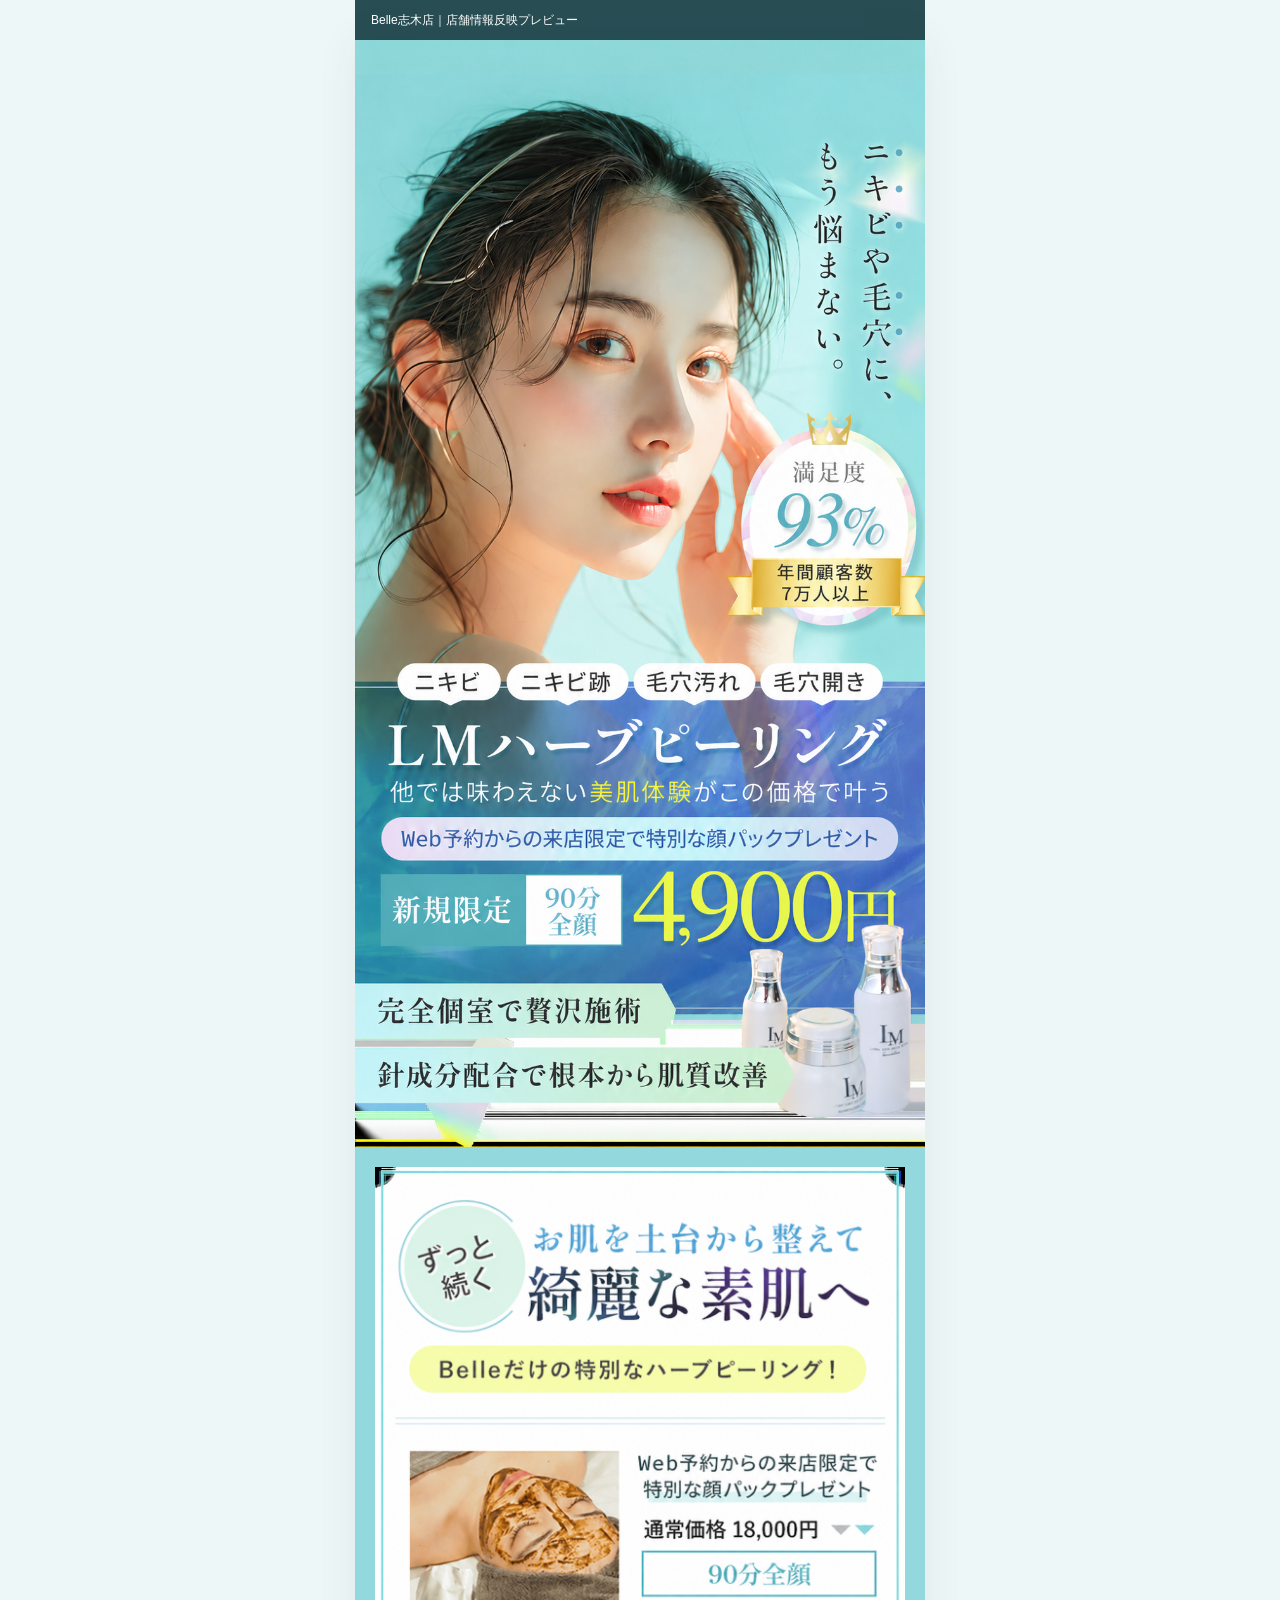
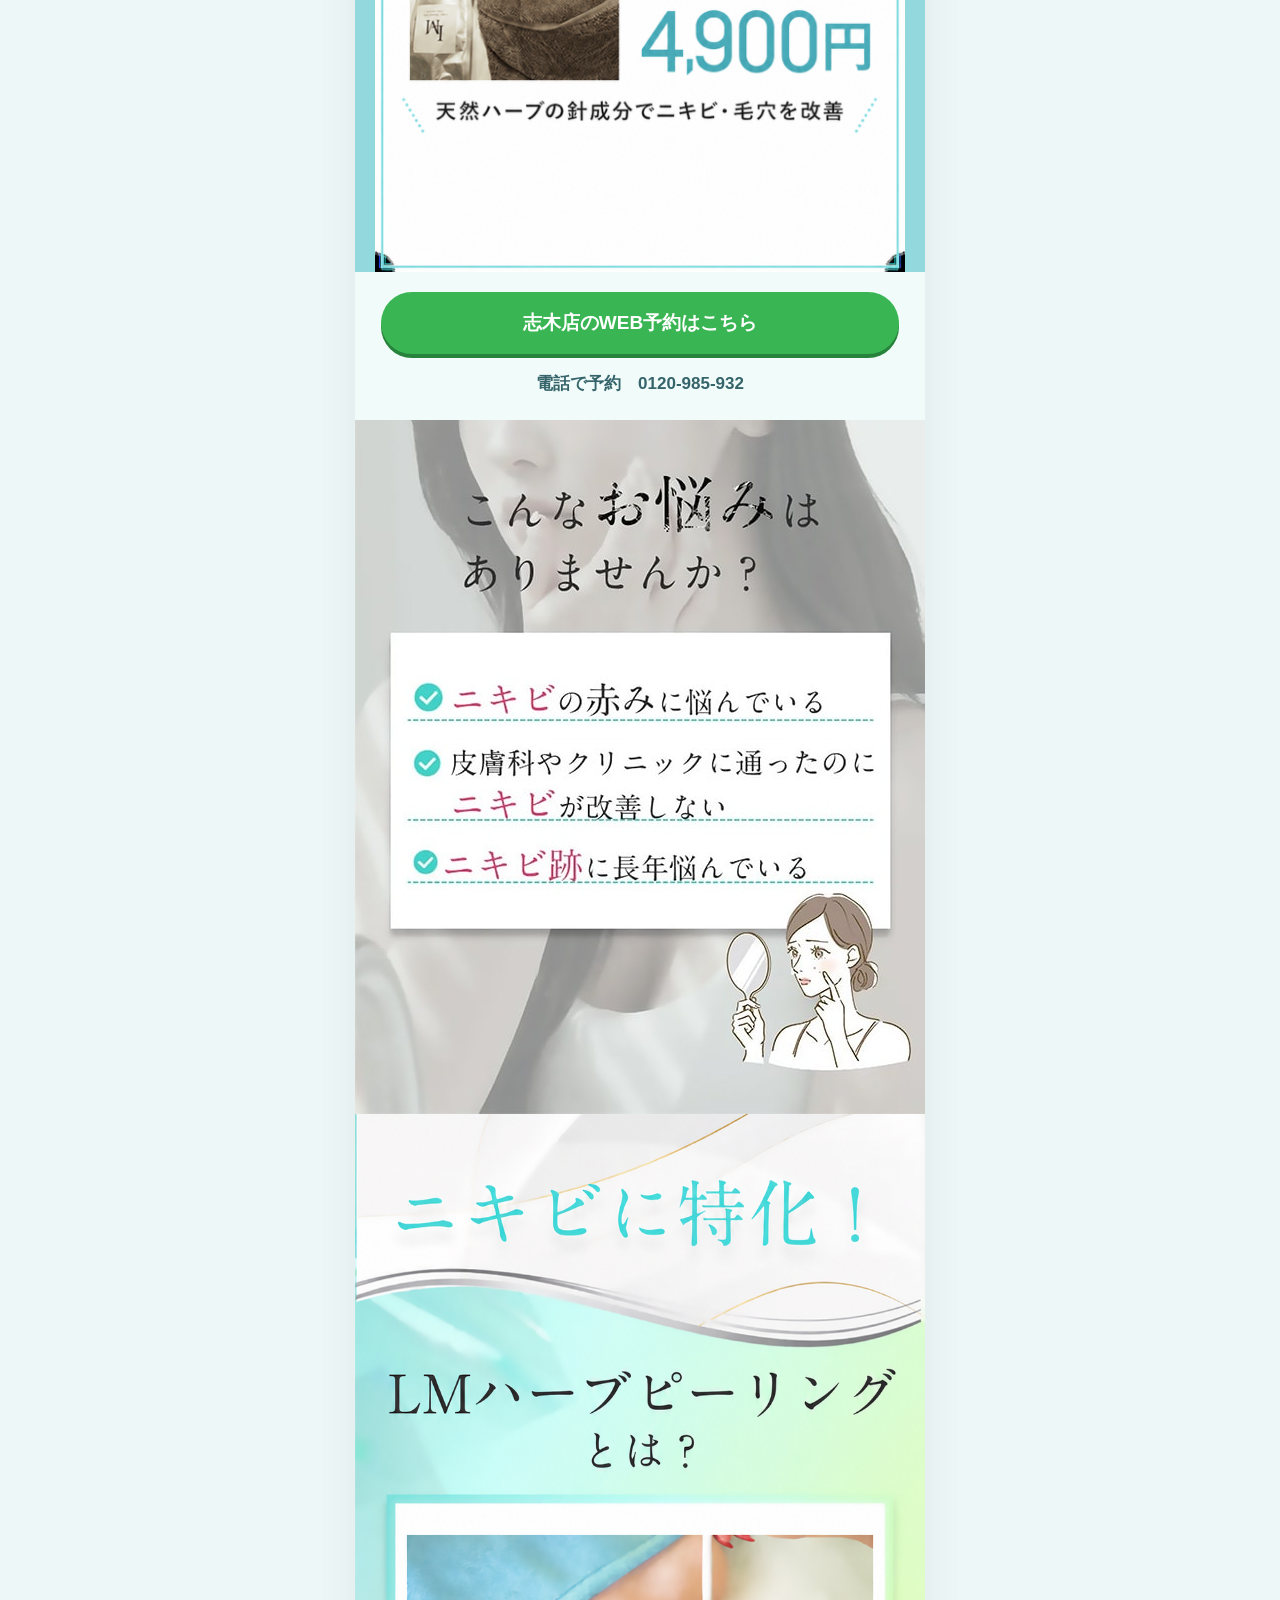
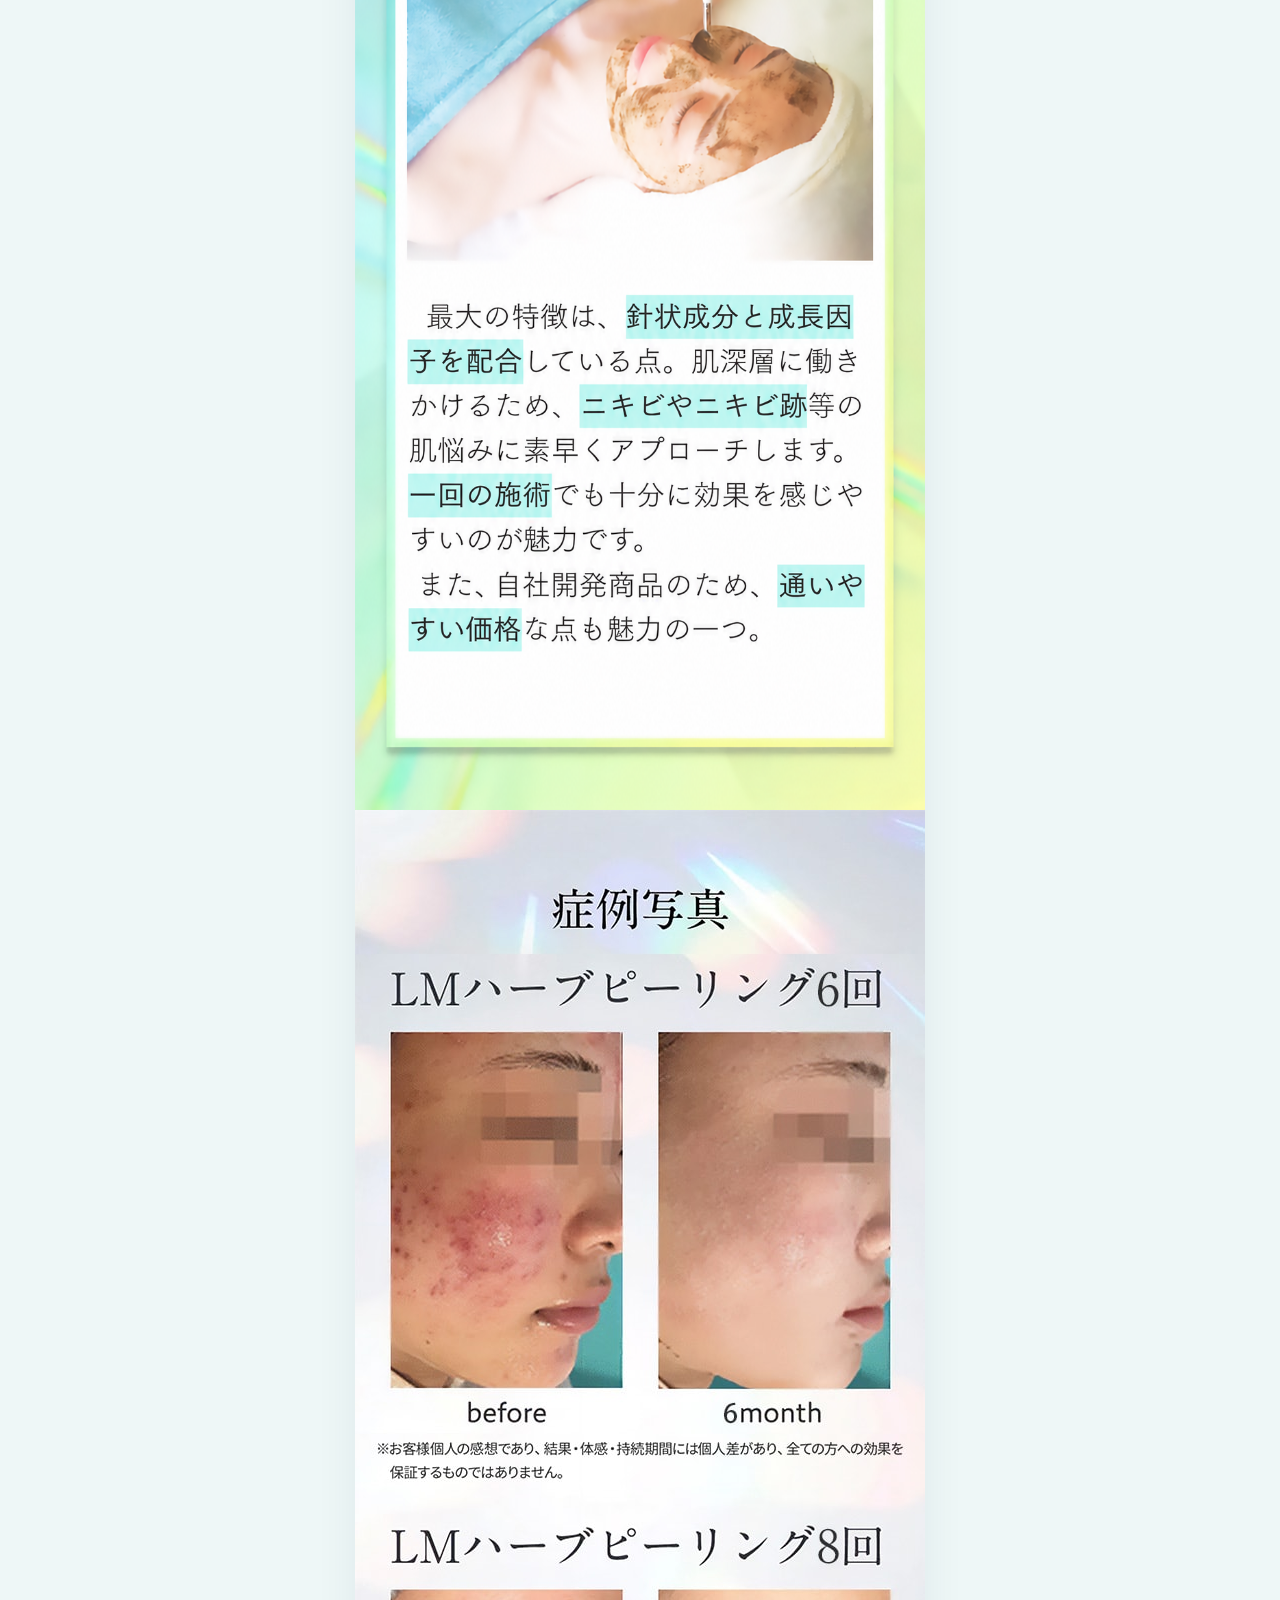
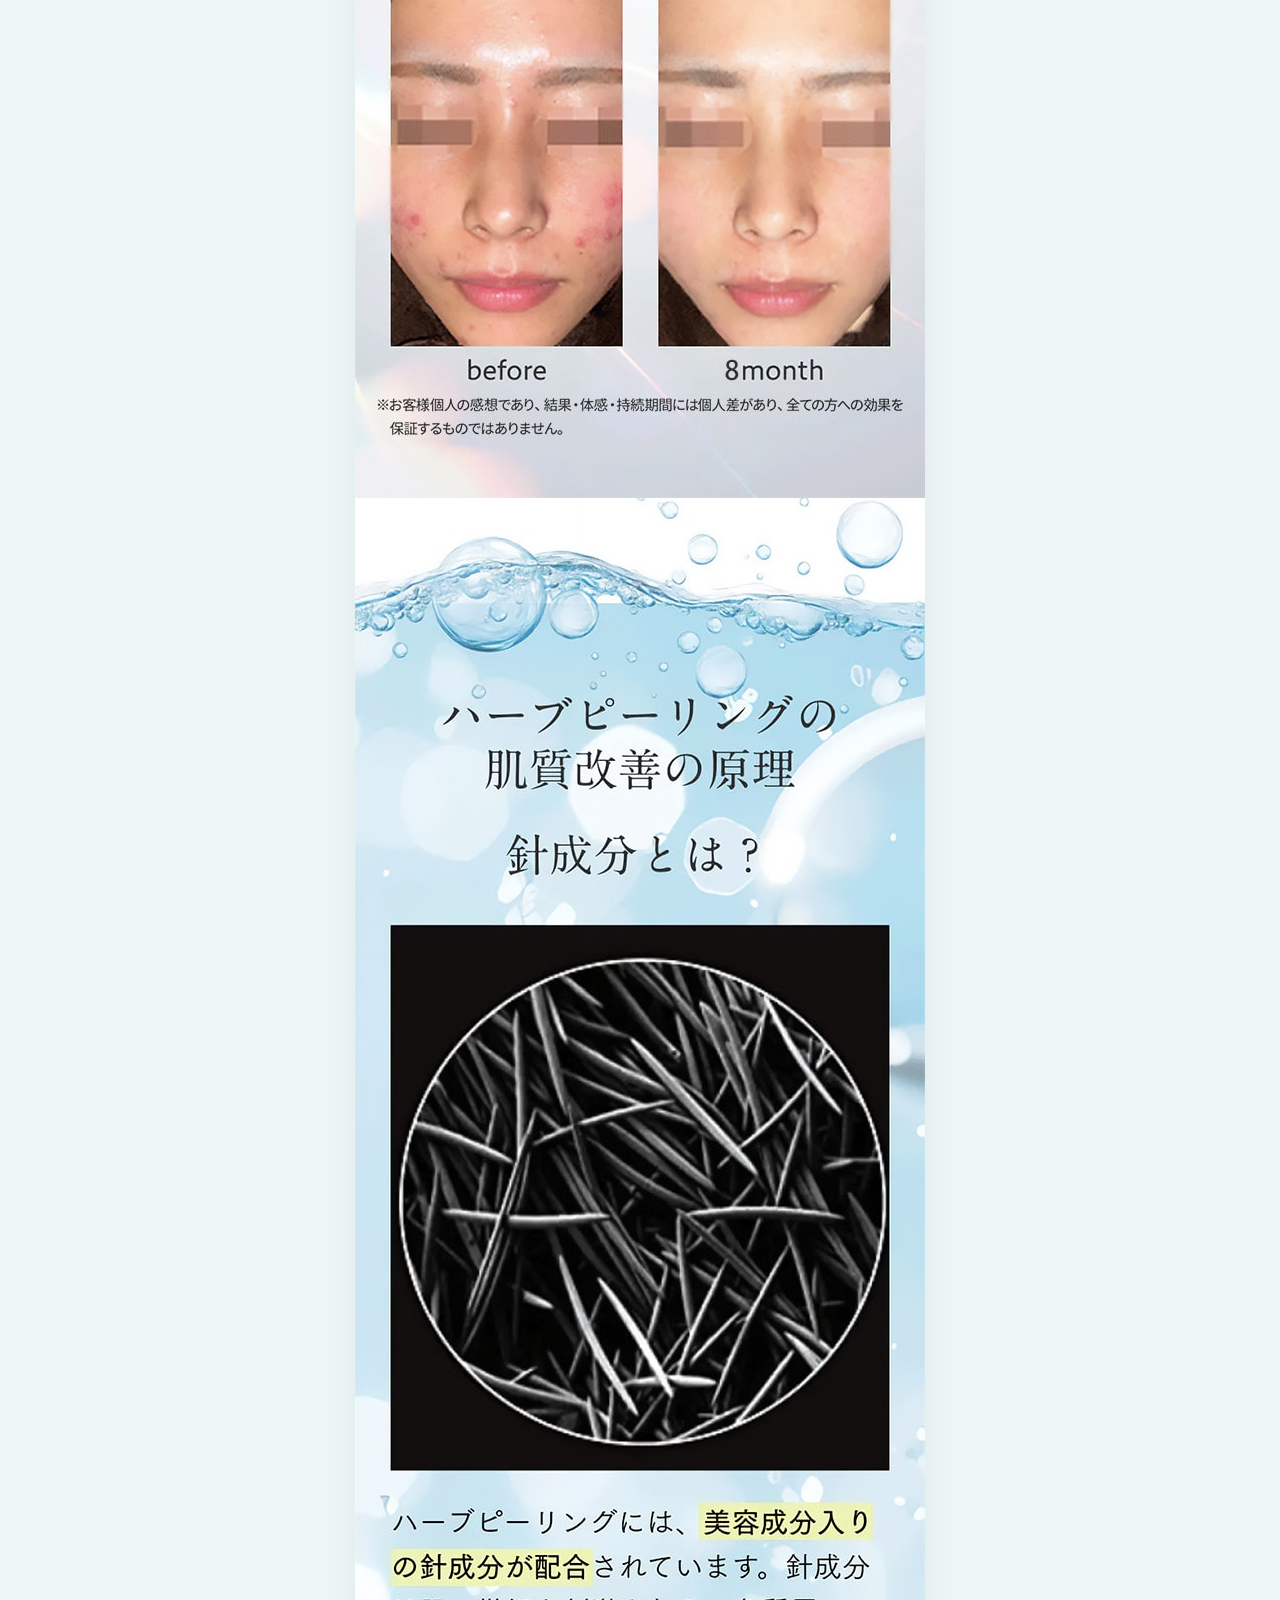
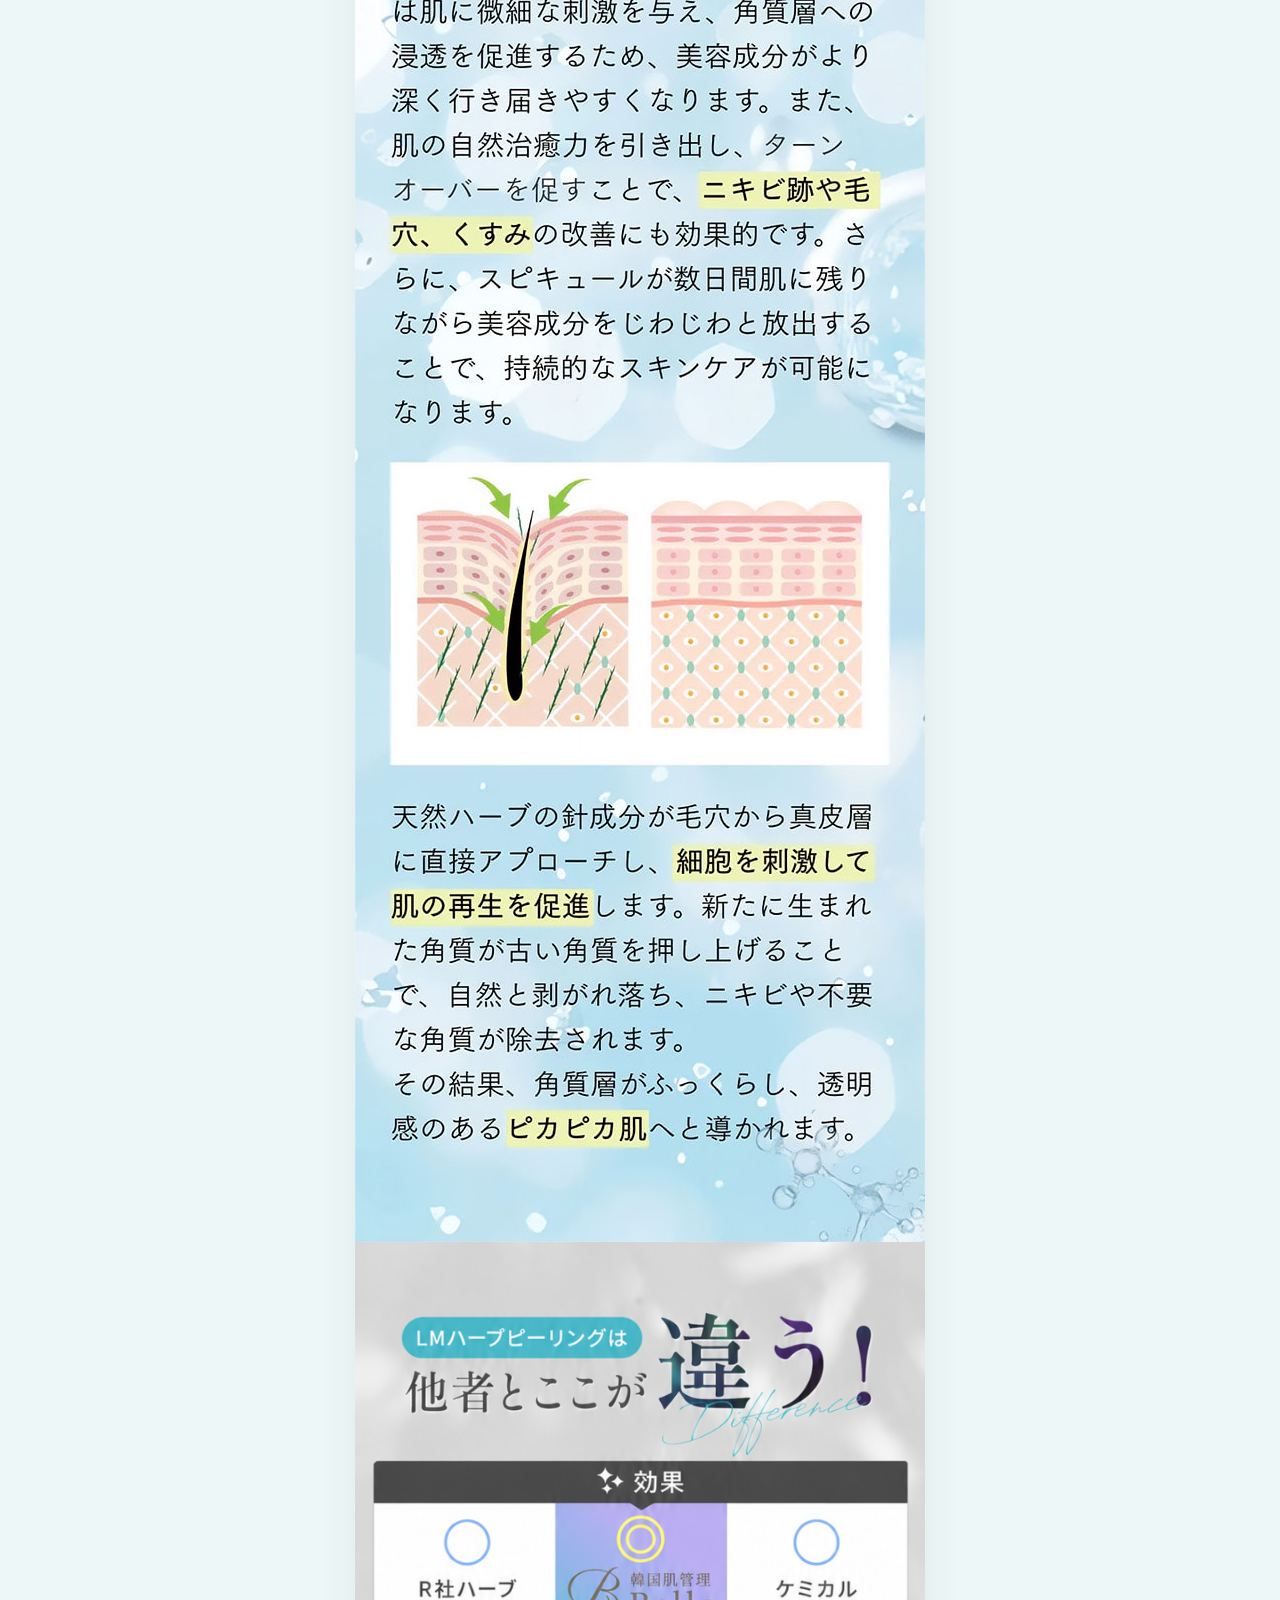
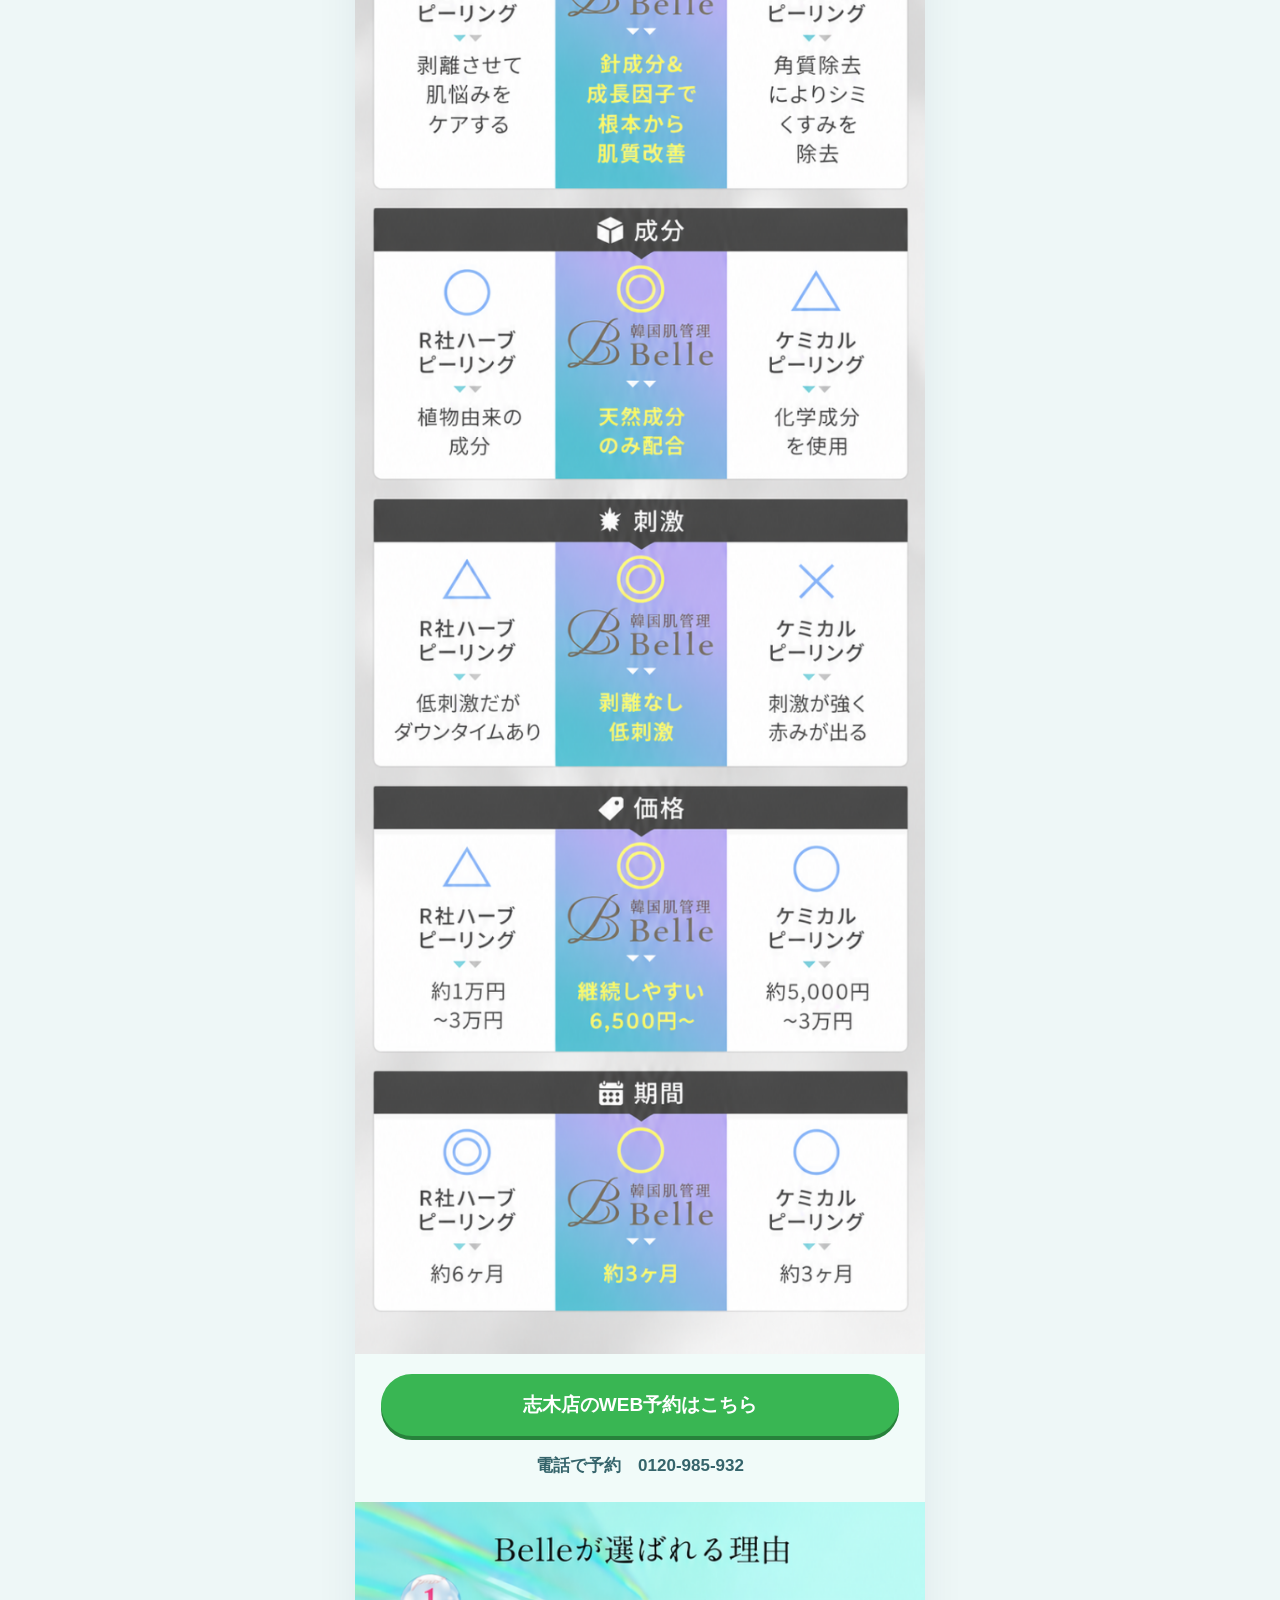
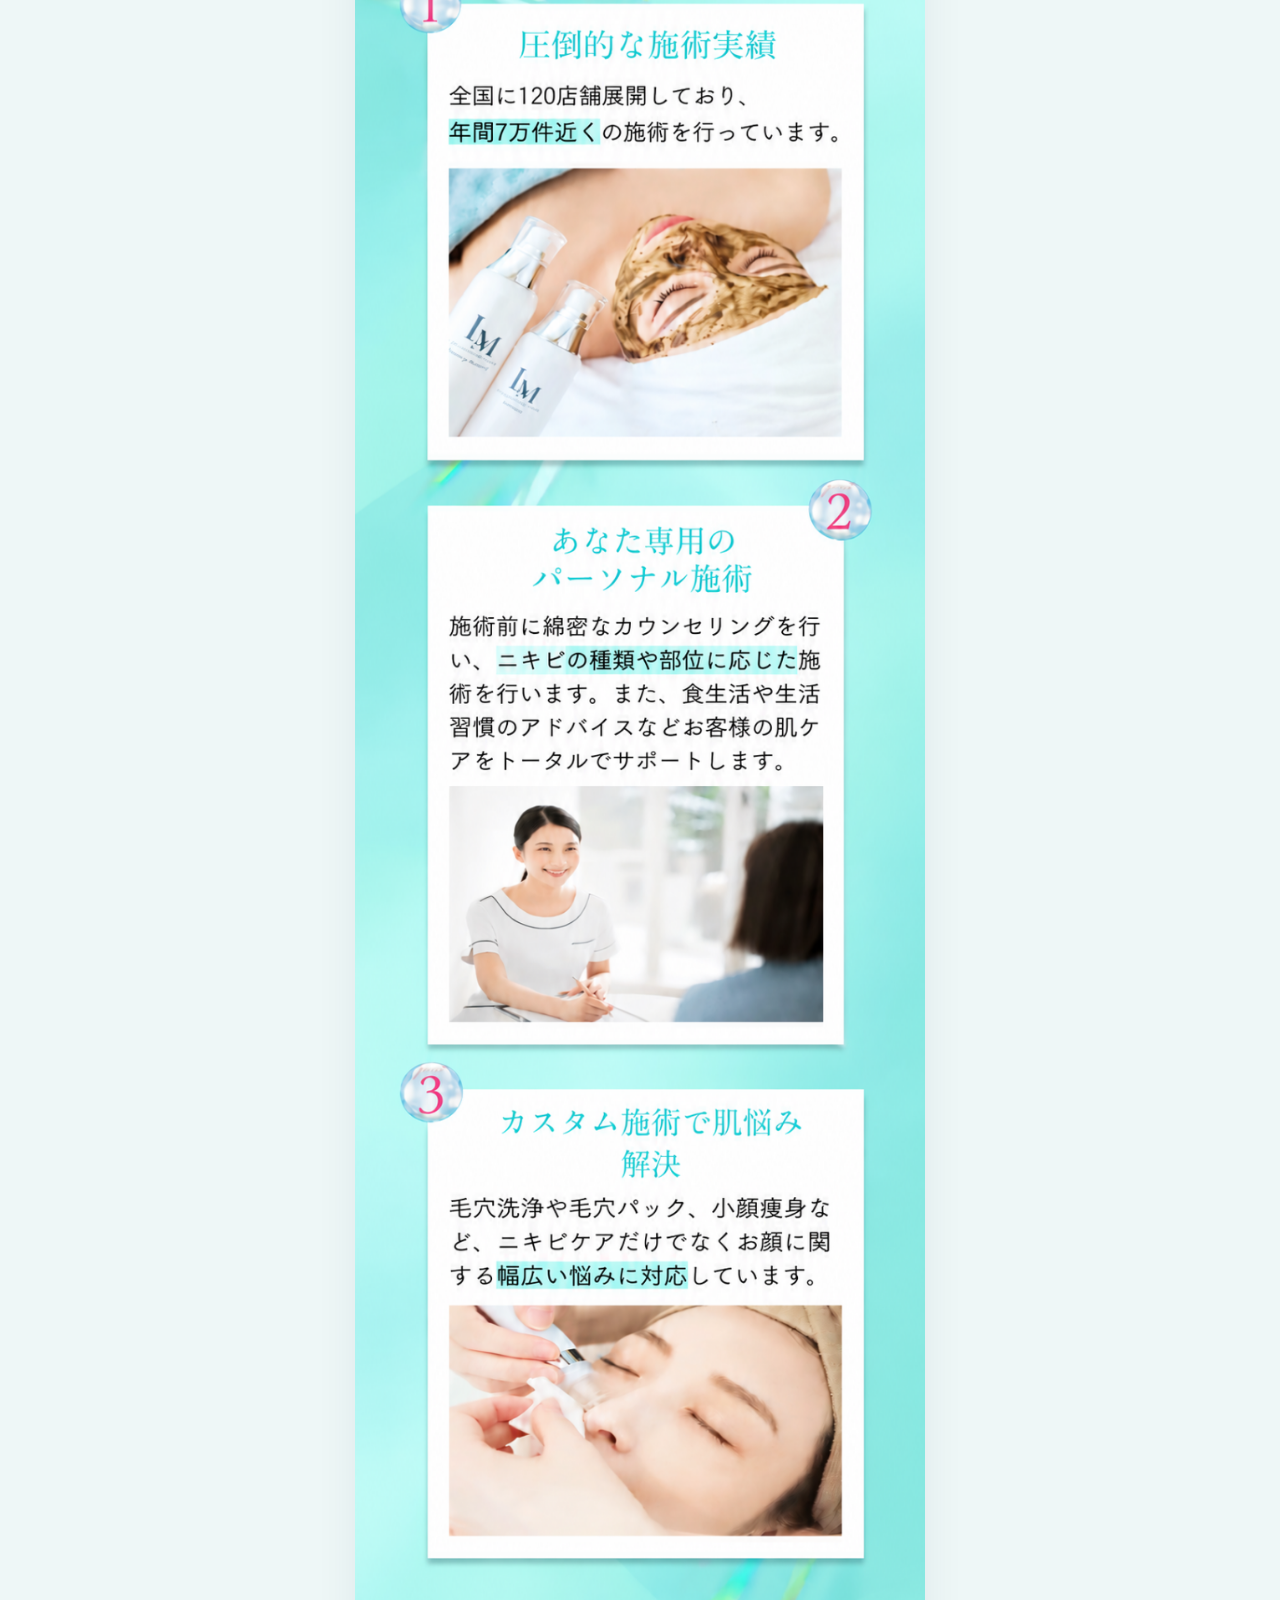
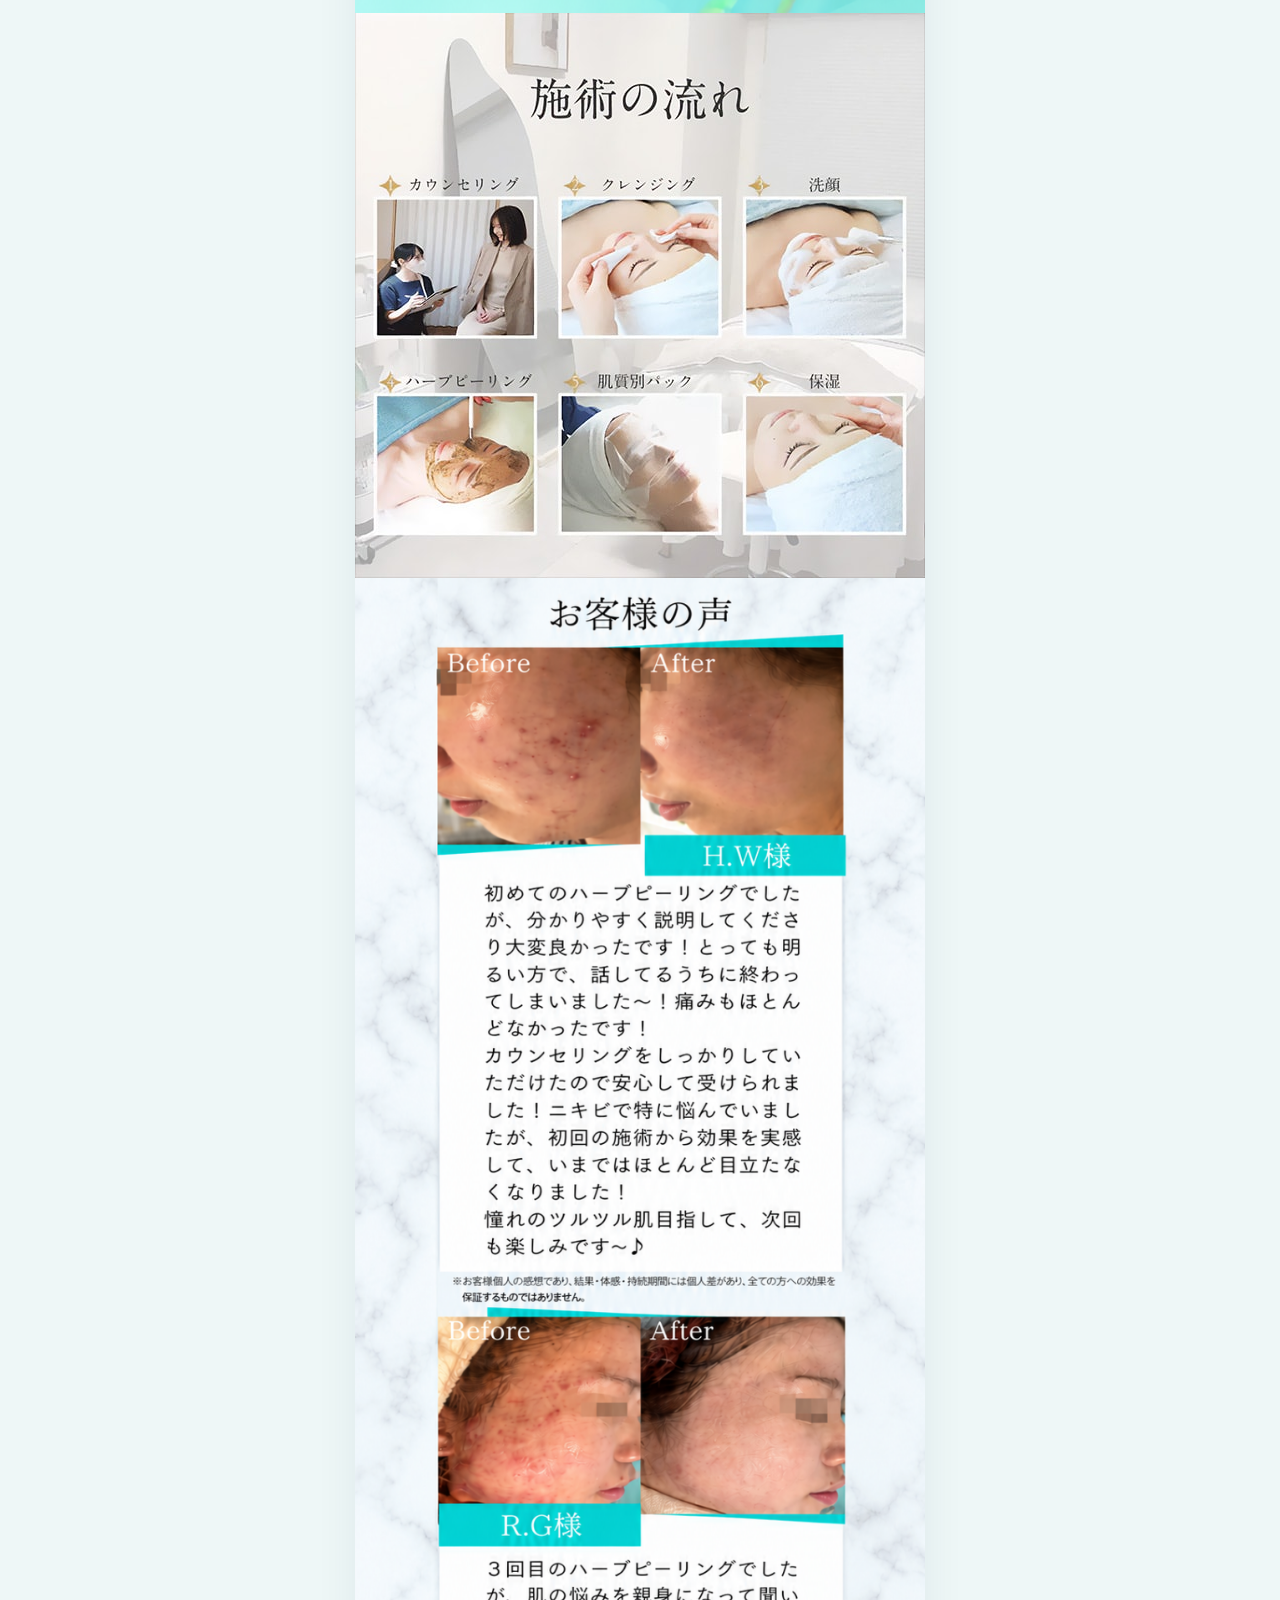
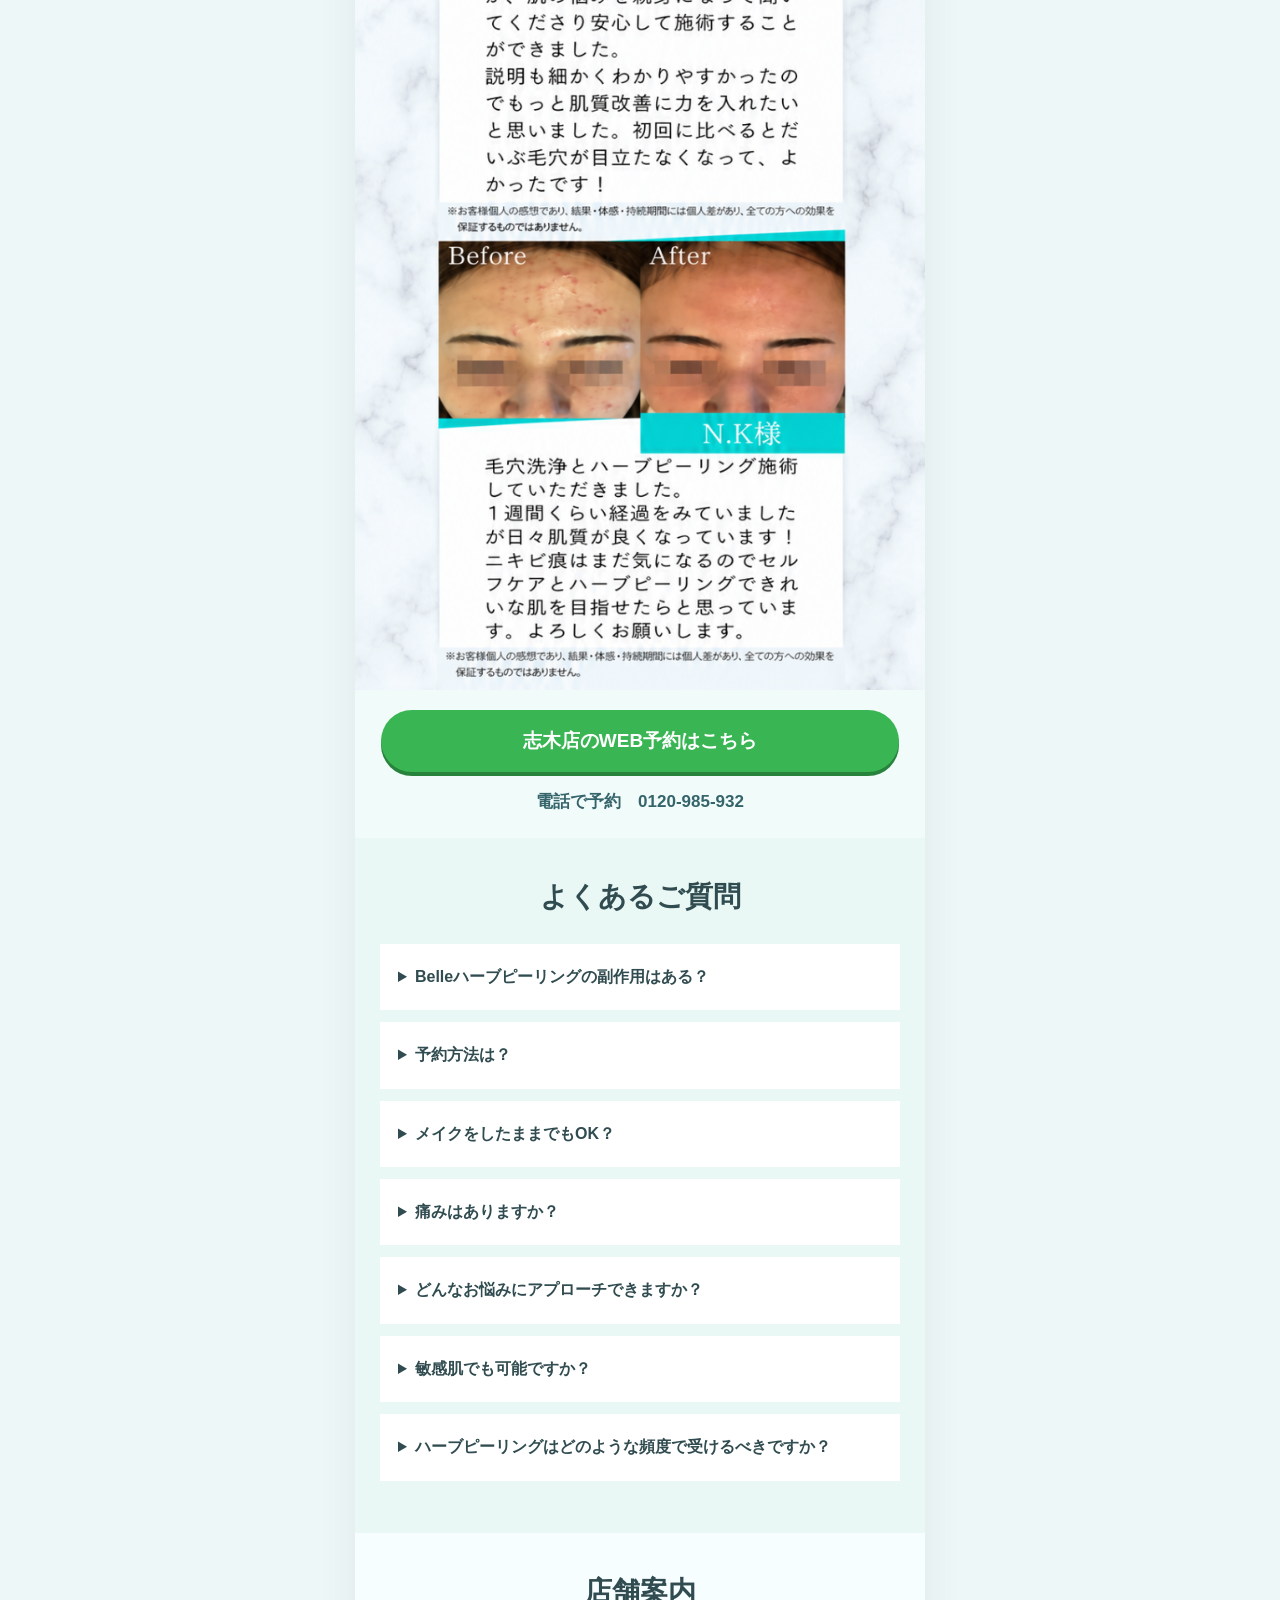
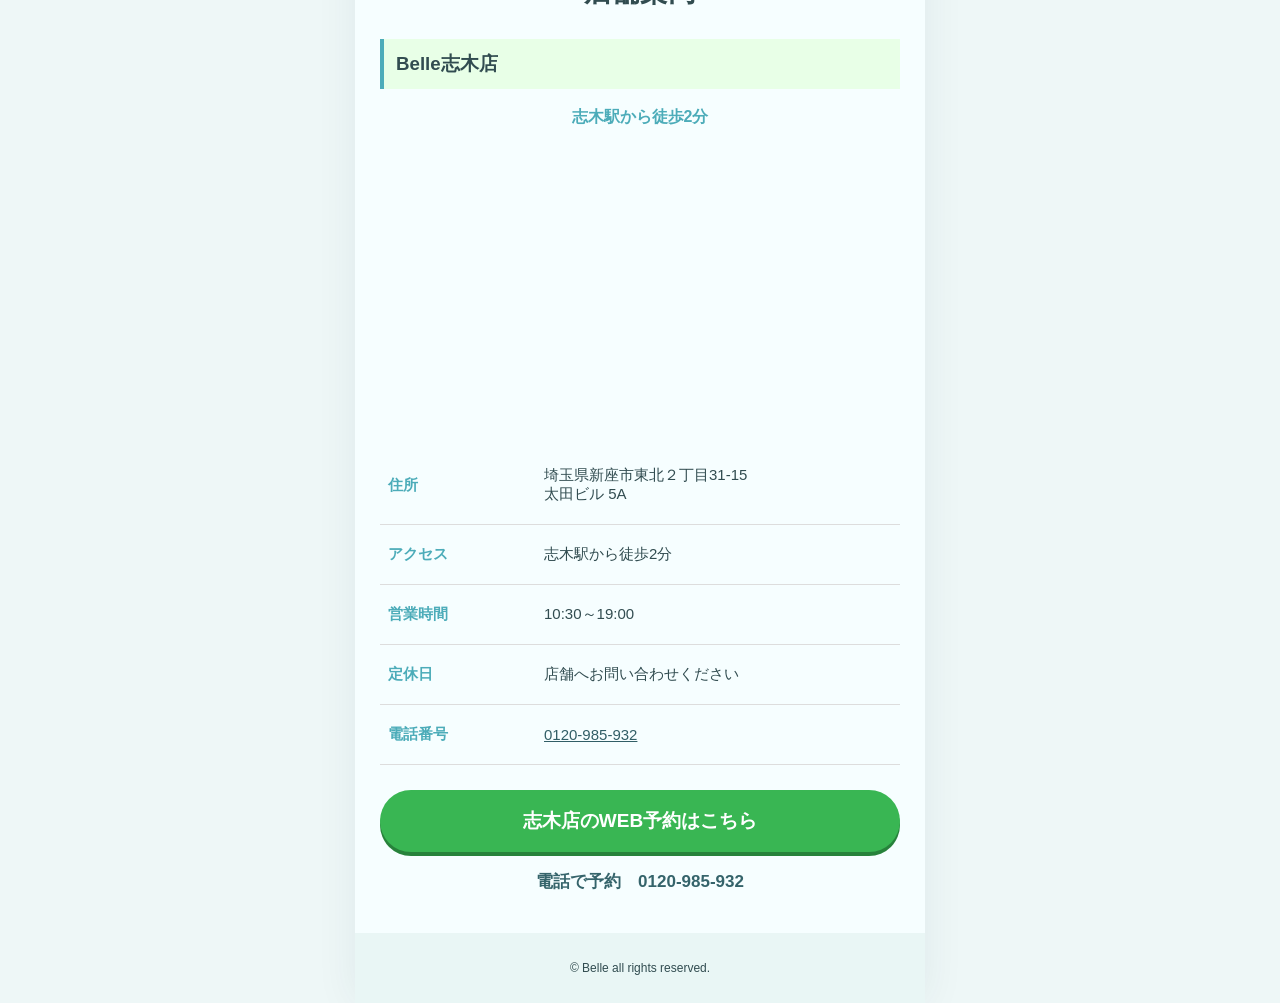
<file: index.html>
<!doctype html>
<html lang="ja">
<head>
<meta charset="UTF-8">
<meta name="viewport" content="width=device-width,initial-scale=1">
<title>Belle｜ハーブピーリング</title>
<link rel="stylesheet" href="./assets/css/style.css">
<script src="./assets/js/store-utils.js" defer></script>
<script src="./assets/js/site.js" defer>
</script>
</head>
<body>
<div class="preview" data-field="preview" hidden>
</div>
<p id="status" class="status" role="status">店舗情報を読み込んでいます。</p>
<noscript>
<p class="status">店舗情報を表示するには、ブラウザのJavaScriptを有効にしてください。</p>
</noscript>
<main hidden>
<img src="assets/images/01-hero.png" alt="Belle メインビジュアル" loading="eager">
<div class="offer">
<img src="assets/images/02-offer.png" alt="全顔90分 4,900円" loading="eager">
</div>
<div class="cta">
<a class="button" data-booking target="_blank" rel="noopener noreferrer">WEB予約はこちら</a>
<a class="phone" data-phone>
</a>
</div>
<img src="assets/images/03-concerns.jpg" alt="こんなお悩みはありませんか" loading="lazy">
<img src="assets/images/04-about-peeling.png" alt="ハーブピーリングとは" loading="lazy">
<img src="assets/images/05-cases.jpg" alt="症例写真" loading="lazy">
<img src="assets/images/06-needle.jpg" alt="針成分の説明" loading="lazy">
<img src="assets/images/07-comparison.png" alt="比較表" loading="lazy">
<div class="cta">
<a class="button" data-booking target="_blank" rel="noopener noreferrer">WEB予約はこちら</a>
<a class="phone" data-phone>
</a>
</div>
<img src="assets/images/08-reasons.png" alt="Belleが選ばれる理由" loading="lazy">
<img src="assets/images/09-flow.jpg" alt="施術の流れ" loading="lazy">
<img src="assets/images/10-reviews.png" alt="お客様の声" loading="lazy">
<div class="cta">
<a class="button" data-booking target="_blank" rel="noopener noreferrer">WEB予約はこちら</a>
<a class="phone" data-phone>
</a>
</div>
<section class="faq">
<h2>よくあるご質問</h2>
<details>
<summary>Belleハーブピーリングの副作用はある？</summary>
<p>個人差はありますが、副作用としての赤み等は発現しにくいです。</p>
</details>
<details>
<summary>予約方法は？</summary>
<p>画面下部の予約ボタンのURL先より承ります。</p>
</details>
<details>
<summary>メイクをしたままでもOK？</summary>
<p>施術工程にクレンジング&洗顔があるため問題ございません。<br>また、施術後には化粧台にてメイク直しも可能です。</p>
</details>
<details>
<summary>痛みはありますか？</summary>
<p>微細な天然由来成分の針状成分を毛穴から入れ込み角質層まで浸透させるのでチクチクと感じる方もいらっしゃいます。</p>
</details>
<details>
<summary>どんなお悩みにアプローチできますか？</summary>
<p>ハリ不足、古い角質や汚れによるくすみ、毛穴の目立ち、乾燥、角質によるごわつき、オイリー肌など、あらゆる肌トラブルを改善へ導き、ニキビや肌荒れの予防など整肌効果も期待できます。</p>
</details>
<details>
<summary>敏感肌でも可能ですか？</summary>
<p>敏感肌やお肌への刺激が心配な方でもお肌の状態に合わせて調整して施術いたします。</p>
</details>
<details>
<summary>ハーブピーリングはどのような頻度で受けるべきですか？</summary>
<p>通常は1ヶ月に1回のペースで受けることが推奨しております。</p>
</details>
</section>
<section id="salon">
<h2>店舗案内</h2>
<h3 data-field="name">
</h3>
<p class="access" data-field="access">
</p>
<iframe class="map" data-map width="400" height="300" allowfullscreen loading="lazy" referrerpolicy="strict-origin-when-cross-origin">
</iframe>
<table>
<tr>
<th scope="row">住所</th>
<td data-address>
</td>
</tr>
<tr>
<th scope="row">アクセス</th>
<td data-field="access">
</td>
</tr>
<tr>
<th scope="row">営業時間</th>
<td data-field="hours">
</td>
</tr>
<tr>
<th scope="row">定休日</th>
<td data-field="closedDays">
</td>
</tr>
<tr>
<th scope="row">電話番号</th>
<td>
<a data-phone data-phone-number>
</a>
</td>
</tr>
</table>
<div class="salon-cta">
<a class="button" data-booking target="_blank" rel="noopener noreferrer">WEB予約はこちら</a>
<a class="phone" data-phone>
</a>
</div>
</section>
<footer>© Belle all rights reserved.</footer>
</main>
</body>
</html>
</file>
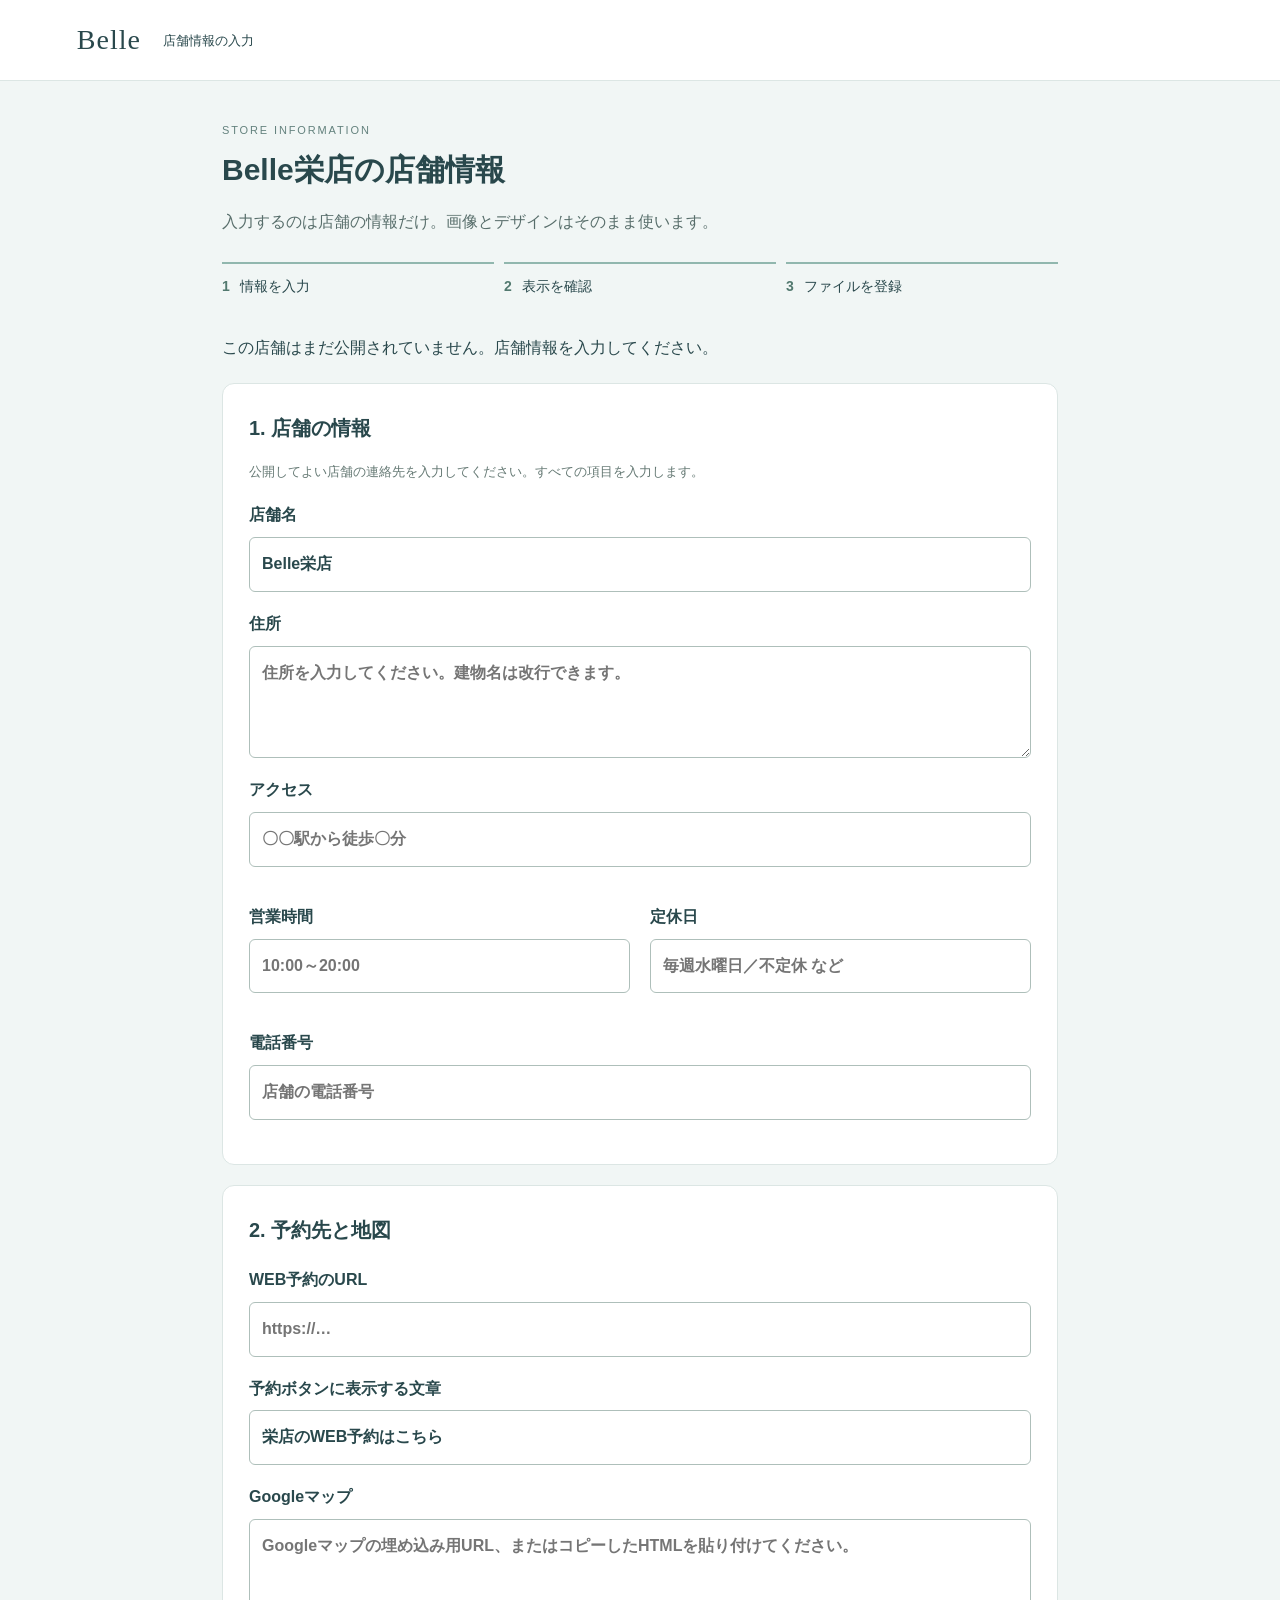
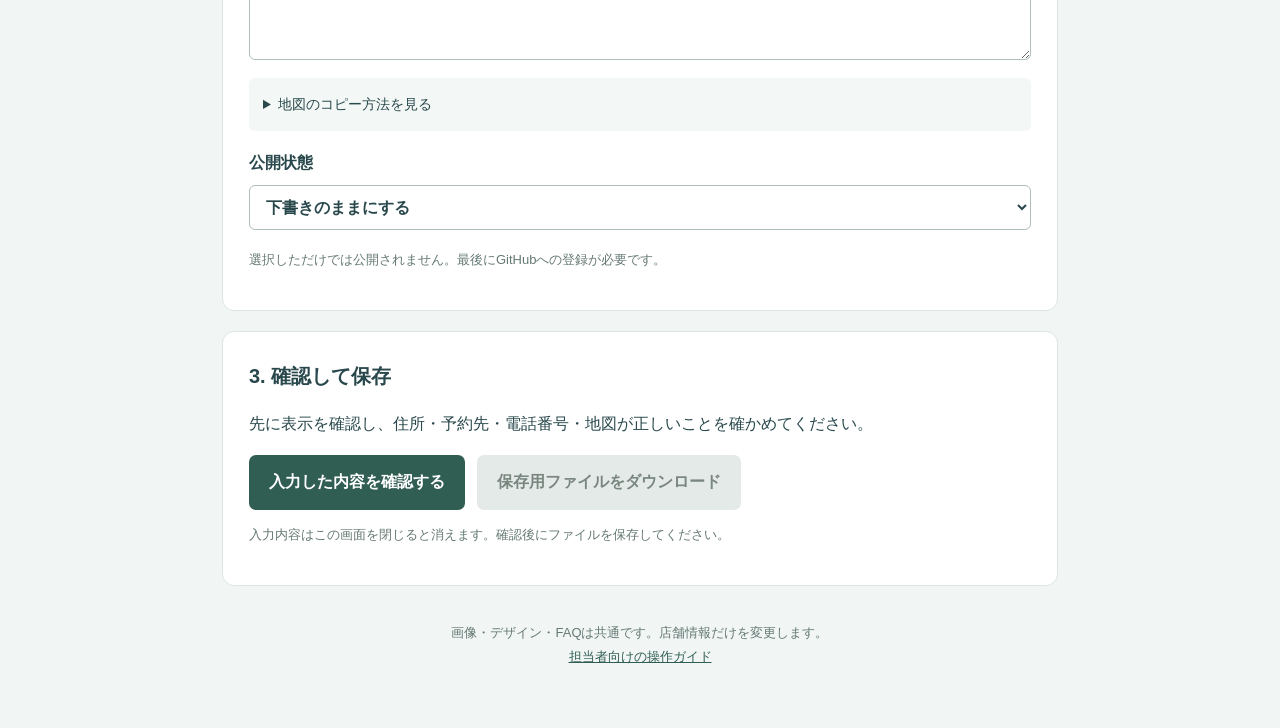
<file: editor/index.html>
<!doctype html>
<html lang="ja">
<head>
<meta charset="UTF-8"><meta name="viewport" content="width=device-width,initial-scale=1">
<meta name="robots" content="noindex,nofollow"><title>Belle｜店舗情報の入力</title>
<link rel="stylesheet" href="./editor.css">
<script src="../assets/js/store-utils.js" defer></script><script src="./editor.js" defer></script>
</head>
<body>
<header><a class="brand" href="../">Belle</a><span>店舗情報の入力</span></header>
<main>
<p class="eyebrow">STORE INFORMATION</p>
<h1 id="heading">店舗情報を変更する</h1>
<p class="lead">入力するのは店舗の情報だけ。画像とデザインはそのまま使います。</p>
<ol class="steps"><li><b>1</b> 情報を入力</li><li><b>2</b> 表示を確認</li><li><b>3</b> ファイルを登録</li></ol>
<p id="load-status" role="status">店舗情報を読み込んでいます。</p>
<noscript>この入力画面はJavaScriptを有効にしてご利用ください。</noscript>
<form id="store-form" hidden>
<section class="card"><h2>1. 店舗の情報</h2>
<p class="hint">公開してよい店舗の連絡先を入力してください。すべての項目を入力します。</p>
<label>店舗名<input name="name" required maxlength="100" autocomplete="organization" placeholder="Belle栄店"></label>
<label>住所<textarea name="address" required rows="3" autocomplete="street-address" placeholder="住所を入力してください。建物名は改行できます。"></textarea></label>
<label>アクセス<input name="access" required maxlength="300" placeholder="〇〇駅から徒歩〇分"></label>
<div class="two"><label>営業時間<input name="hours" required maxlength="100" placeholder="10:00～20:00"></label><label>定休日<input name="closedDays" required maxlength="100" placeholder="毎週水曜日／不定休 など"></label></div>
<label>電話番号<input name="phone" type="tel" required maxlength="30" autocomplete="tel" placeholder="店舗の電話番号"></label>
</section>
<section class="card"><h2>2. 予約先と地図</h2>
<label>WEB予約のURL<input name="bookingUrl" type="url" required placeholder="https://…" autocomplete="url"></label>
<label>予約ボタンに表示する文章<input name="bookingLabel" required maxlength="100" placeholder="栄店のWEB予約はこちら"></label>
<label>Googleマップ<textarea name="mapEmbedUrl" required rows="4" placeholder="Googleマップの埋め込み用URL、またはコピーしたHTMLを貼り付けてください。"></textarea></label>
<details><summary>地図のコピー方法を見る</summary><p>Googleマップで店舗を開き、「共有」→「地図を埋め込む」→「HTMLをコピー」。コピーしたものを上の欄にそのまま貼り付けてください。「リンクを送信」の短いURLは使いません。</p></details>
<label>公開状態<select name="enabled"><option value="false">下書きのままにする</option><option value="true">この店舗のページを公開する</option></select></label>
<p class="hint">選択しただけでは公開されません。最後にGitHubへの登録が必要です。</p>
</section>
<section class="card"><h2>3. 確認して保存</h2>
<p>先に表示を確認し、住所・予約先・電話番号・地図が正しいことを確かめてください。</p>
<p id="form-status" role="status" aria-live="polite"></p>
<div class="actions"><button id="preview-button" type="submit">入力した内容を確認する</button><button id="download-button" type="button" disabled>保存用ファイルをダウンロード</button></div>
<p class="hint">入力内容はこの画面を閉じると消えます。確認後にファイルを保存してください。</p>
</section>
</form>
<section id="preview-panel" class="card" hidden><h2>入力内容のプレビュー</h2><p>まだ公開されていません。下の画面は今入力した内容です。</p><dl id="preview-summary"></dl><iframe id="preview-frame" title="入力した店舗ページのプレビュー"></iframe></section>
<section id="upload-panel" class="card" hidden><h2>最後にGitHubへ登録する</h2>
<p id="file-instruction"></p>
<ol class="instructions"><li>下の「GitHubの登録画面を開く」を押します。</li><li>「Drag files here…」の枠に、今ダウンロードしたファイルをドラッグします。</li><li>下の「Commit changes」で保存します。確認画面が出たら、もう一度「Commit changes」を押します。</li><li>数分待って「店舗の公開ページを開く」で内容を確認します。</li></ol>
<div class="actions"><a id="upload-link" class="button" target="_blank" rel="noopener noreferrer">GitHubの登録画面を開く</a><a id="public-link" class="secondary" target="_blank" rel="noopener noreferrer">店舗の公開ページを開く</a></div>
<p class="hint">GitHubにログインし、この保管場所を編集する権限が必要です。404や編集できない表示が出た場合は、管理者にアクセス権を確認してもらってください。この入力画面を開いただけでは公開内容は変わりません。</p>
</section>
<footer>画像・デザイン・FAQは共通です。店舗情報だけを変更します。<br><a href="../docs/staff-guide.html">担当者向けの操作ガイド</a></footer>
</main></body></html>
</file>
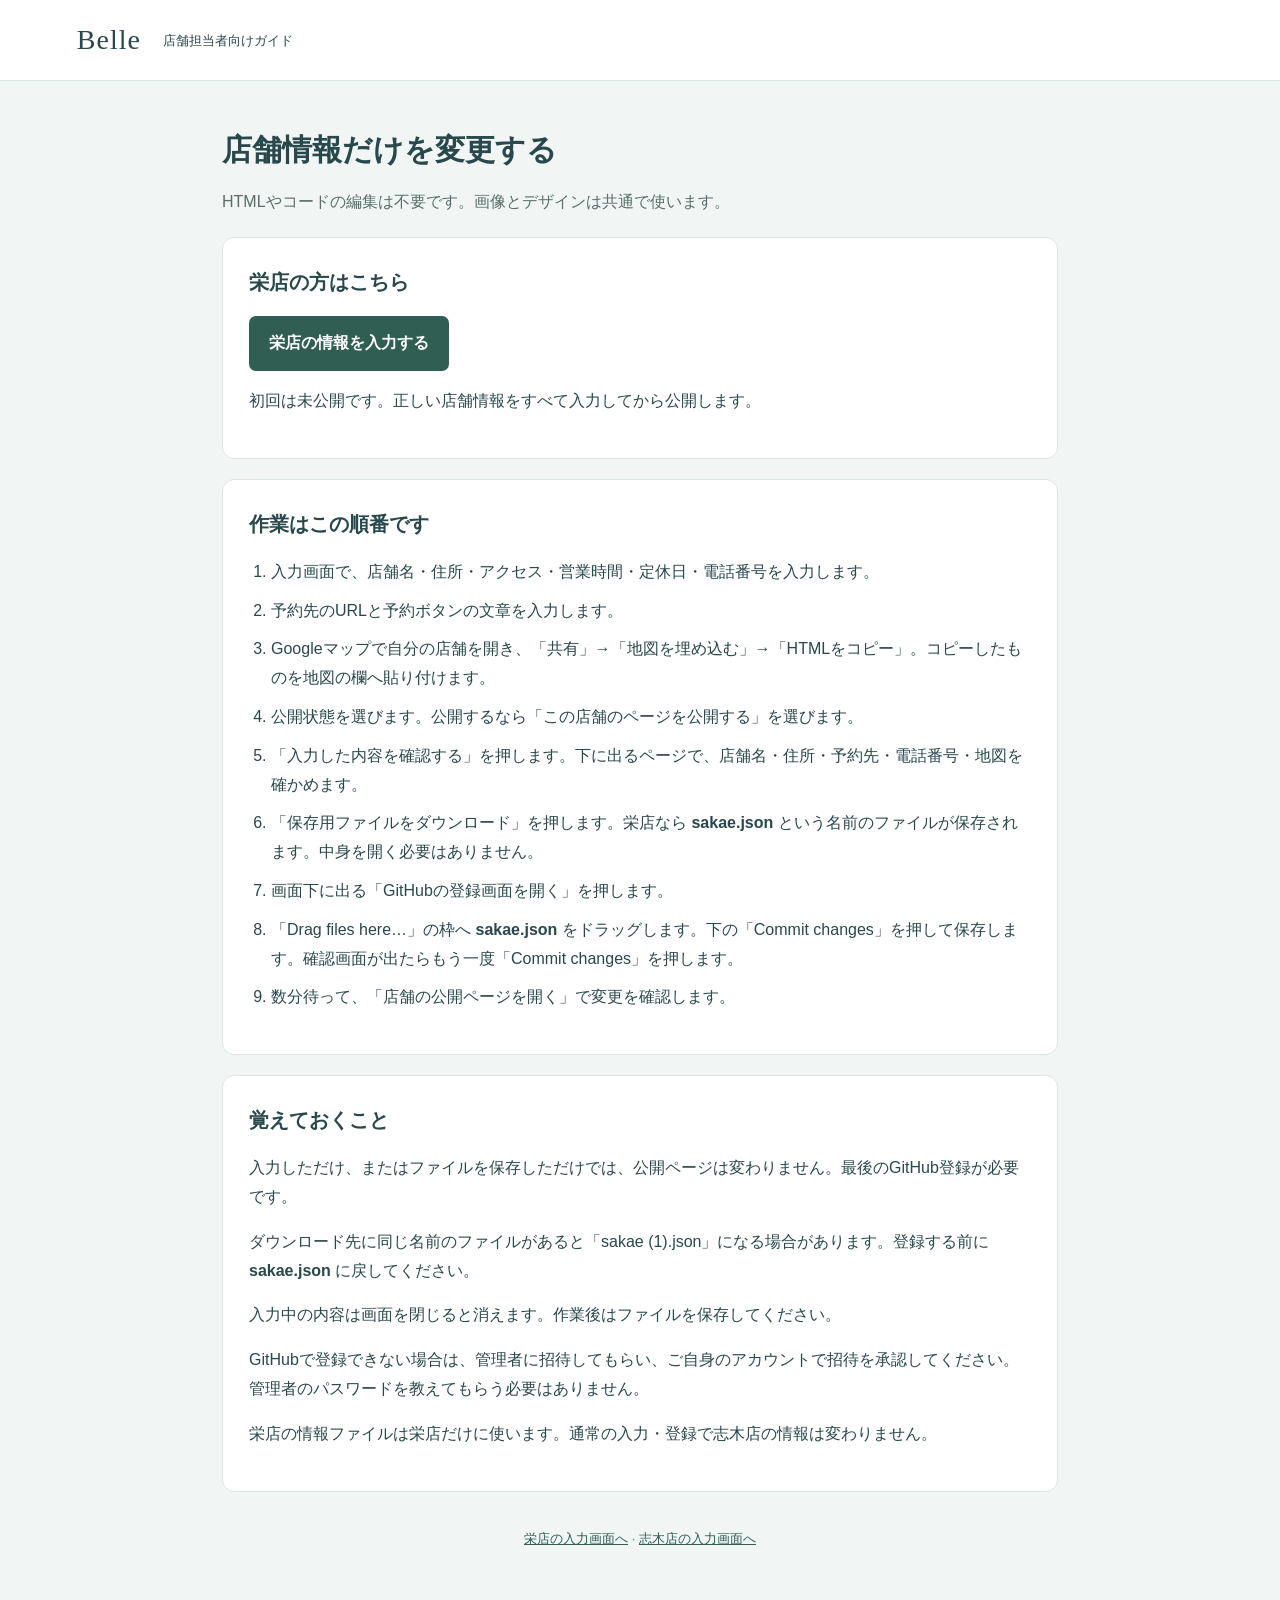
<file: docs/staff-guide.html>
<!doctype html><html lang="ja"><head><meta charset="utf-8"><meta name="viewport" content="width=device-width,initial-scale=1"><title>Belle｜店舗担当者向けガイド</title><link rel="stylesheet" href="../editor/editor.css"></head><body><header><span class="brand">Belle</span><span>店舗担当者向けガイド</span></header><main><h1>店舗情報だけを変更する</h1><p class="lead">HTMLやコードの編集は不要です。画像とデザインは共通で使います。</p><section class="card"><h2>栄店の方はこちら</h2><p><a class="button" href="../editor/?store=sakae">栄店の情報を入力する</a></p><p>初回は未公開です。正しい店舗情報をすべて入力してから公開します。</p></section><section class="card"><h2>作業はこの順番です</h2><ol class="instructions"><li>入力画面で、店舗名・住所・アクセス・営業時間・定休日・電話番号を入力します。</li><li>予約先のURLと予約ボタンの文章を入力します。</li><li>Googleマップで自分の店舗を開き、「共有」→「地図を埋め込む」→「HTMLをコピー」。コピーしたものを地図の欄へ貼り付けます。</li><li>公開状態を選びます。公開するなら「この店舗のページを公開する」を選びます。</li><li>「入力した内容を確認する」を押します。下に出るページで、店舗名・住所・予約先・電話番号・地図を確かめます。</li><li>「保存用ファイルをダウンロード」を押します。栄店なら <b>sakae.json</b> という名前のファイルが保存されます。中身を開く必要はありません。</li><li>画面下に出る「GitHubの登録画面を開く」を押します。</li><li>「Drag files here…」の枠へ <b>sakae.json</b> をドラッグします。下の「Commit changes」を押して保存します。確認画面が出たらもう一度「Commit changes」を押します。</li><li>数分待って、「店舗の公開ページを開く」で変更を確認します。</li></ol></section><section class="card"><h2>覚えておくこと</h2><p>入力しただけ、またはファイルを保存しただけでは、公開ページは変わりません。最後のGitHub登録が必要です。</p><p>ダウンロード先に同じ名前のファイルがあると「sakae (1).json」になる場合があります。登録する前に <b>sakae.json</b> に戻してください。</p><p>入力中の内容は画面を閉じると消えます。作業後はファイルを保存してください。</p><p>GitHubで登録できない場合は、管理者に招待してもらい、ご自身のアカウントで招待を承認してください。管理者のパスワードを教えてもらう必要はありません。</p><p>栄店の情報ファイルは栄店だけに使います。通常の入力・登録で志木店の情報は変わりません。</p></section><footer><a href="../editor/?store=sakae">栄店の入力画面へ</a> · <a href="../editor/?store=shiki">志木店の入力画面へ</a></footer></main></body></html>
</file>
<file: assets/css/style.css>
*{box-sizing:border-box}
html{scroll-behavior:smooth}
body{margin:0;background:#eef7f7;color:#314c50;font-family:"Hiragino Kaku Gothic ProN","Yu Gothic",sans-serif}
main{max-width:570px;margin:auto;background:white;box-shadow:0 0 40px #163e4612}
img{display:block;width:100%;height:auto}
 .preview{max-width:570px;margin:auto;padding:10px 16px;background:#284e54;color:white;font-size:12px;line-height:1.7}
.offer{padding:20px 20px 0;background:#93d8dc}
.cta{padding:20px 26px 25px;background:#f1fbf9}
.button{display:block;border-radius:50px;background:#39b653;padding:18px 12px;text-align:center;color:white;text-decoration:none;font-size:19px;font-weight:bold;box-shadow:0 4px 0 #27823b}
.phone{display:block;text-align:center;margin-top:18px;color:#35646b;font-size:17px;font-weight:bold;text-decoration:none}
h2{font-family:serif;text-align:center;font-size:28px;margin:0 0 28px}
section{padding:40px 25px}
 .faq{background:#eaf8f5}
details{background:white;margin:12px 0;padding:18px;line-height:1.9}
summary{cursor:pointer;font-weight:bold}
details p{font-size:14px}
#salon{background:#f6feff}
h3{border-left:4px solid #4cacb9;padding:12px;background:#e8ffe7}
table{width:100%;border-collapse:collapse;font-size:15px}
th,td{padding:20px 8px;border-bottom:1px solid #ddd;text-align:left}
th{width:30%;color:#4cacb9}
td a{color:#315e66}
.pending{font-size:12px;line-height:1.8;color:#657b80;margin:22px 0}
footer{text-align:center;padding:28px;font-size:12px;background:#e9f6f5}

/* 元の配色・幅・画像比率を維持し、小さい画面でのはみ出しを防ぐ */
[hidden]{display:none!important}
.access{text-align:center;margin:18px 0;font-weight:bold;color:#4cacb9}
.map{border:0;width:100%;display:block;border-radius:8px}
.salon-cta{margin-top:25px}
td{overflow-wrap:anywhere}td p{margin:0}
:focus-visible{outline:3px solid #284e54;outline-offset:4px}
.status{max-width:570px;margin:24px auto;padding:20px;line-height:1.8}
@media(max-width:360px){section{padding:32px 16px}th,td{padding:16px 6px}.button{font-size:17px}}
@media(prefers-reduced-motion:reduce){html{scroll-behavior:auto}}
</file>
<file: editor/editor.css>
*{box-sizing:border-box}body{margin:0;color:#29484c;background:#f1f6f5;font-family:-apple-system,BlinkMacSystemFont,"Hiragino Kaku Gothic ProN","Yu Gothic",sans-serif;font-size:16px;line-height:1.8}header{display:flex;align-items:center;gap:22px;padding:15px 6%;background:white;border-bottom:1px solid #dce6e4}.brand{font-family:Georgia,serif;font-size:28px;letter-spacing:1px;color:#29484c;text-decoration:none}header span{font-size:13px}main{max-width:880px;margin:auto;padding:40px 22px 60px}h1{font-size:30px;line-height:1.5;margin:6px 0 12px}h2{font-size:20px;margin:0 0 14px}.eyebrow{font-size:11px;letter-spacing:.17em;color:#64827e;margin:0}.lead{color:#586e6b}.steps{display:flex;gap:10px;list-style:none;padding:0;margin:25px 0}.steps li{flex:1;border-top:2px solid #91b7ae;padding:10px 0;font-size:14px}.steps b{display:inline-block;margin-right:6px;color:#52796f}.card{background:white;border:1px solid #dce6e4;border-radius:12px;padding:26px;margin:20px 0}.hint{font-size:13px;color:#657974}label{display:block;font-weight:600;margin:18px 0}input,textarea,select{display:block;width:100%;margin-top:7px;border:1px solid #aebfba;border-radius:6px;background:#fff;padding:12px;font:inherit;color:#29484c;min-width:0}textarea{resize:vertical}.two{display:grid;grid-template-columns:1fr 1fr;gap:20px}button,.button{display:inline-block;border:0;border-radius:7px;padding:13px 20px;background:#315e53;color:white;font:inherit;font-weight:600;cursor:pointer;text-decoration:none;text-align:center}button:disabled{background:#e4eae7;color:#798680;cursor:not-allowed}#download-button:not(:disabled){background:#9bd8b2;color:#1a452c}.actions{display:flex;flex-wrap:wrap;gap:12px;align-items:center}.secondary,a{color:#315e53;overflow-wrap:anywhere}.instructions{padding-left:22px}.instructions li{margin:10px 0}#form-status{font-weight:600}#form-status.error{color:#9e3328}details{background:#f3f7f5;padding:14px;border-radius:6px;font-size:14px}summary{cursor:pointer}#preview-frame{display:block;width:100%;max-width:570px;height:700px;margin:20px auto 0;border:1px solid #dce6e4;background:white}dl{display:grid;grid-template-columns:110px 1fr;font-size:14px;gap:8px}dt{font-weight:600}dd{margin:0;white-space:pre-line;overflow-wrap:anywhere}footer{text-align:center;font-size:13px;color:#657974;margin-top:35px}[hidden]{display:none!important}:focus-visible{outline:3px solid #8cbdab;outline-offset:3px}@media(max-width:560px){main{padding:26px 16px}h1{font-size:25px}.card{padding:20px 16px}.two{display:block}.steps li{font-size:12px}.actions>*{width:100%}dl{grid-template-columns:75px 1fr}}
</file>
